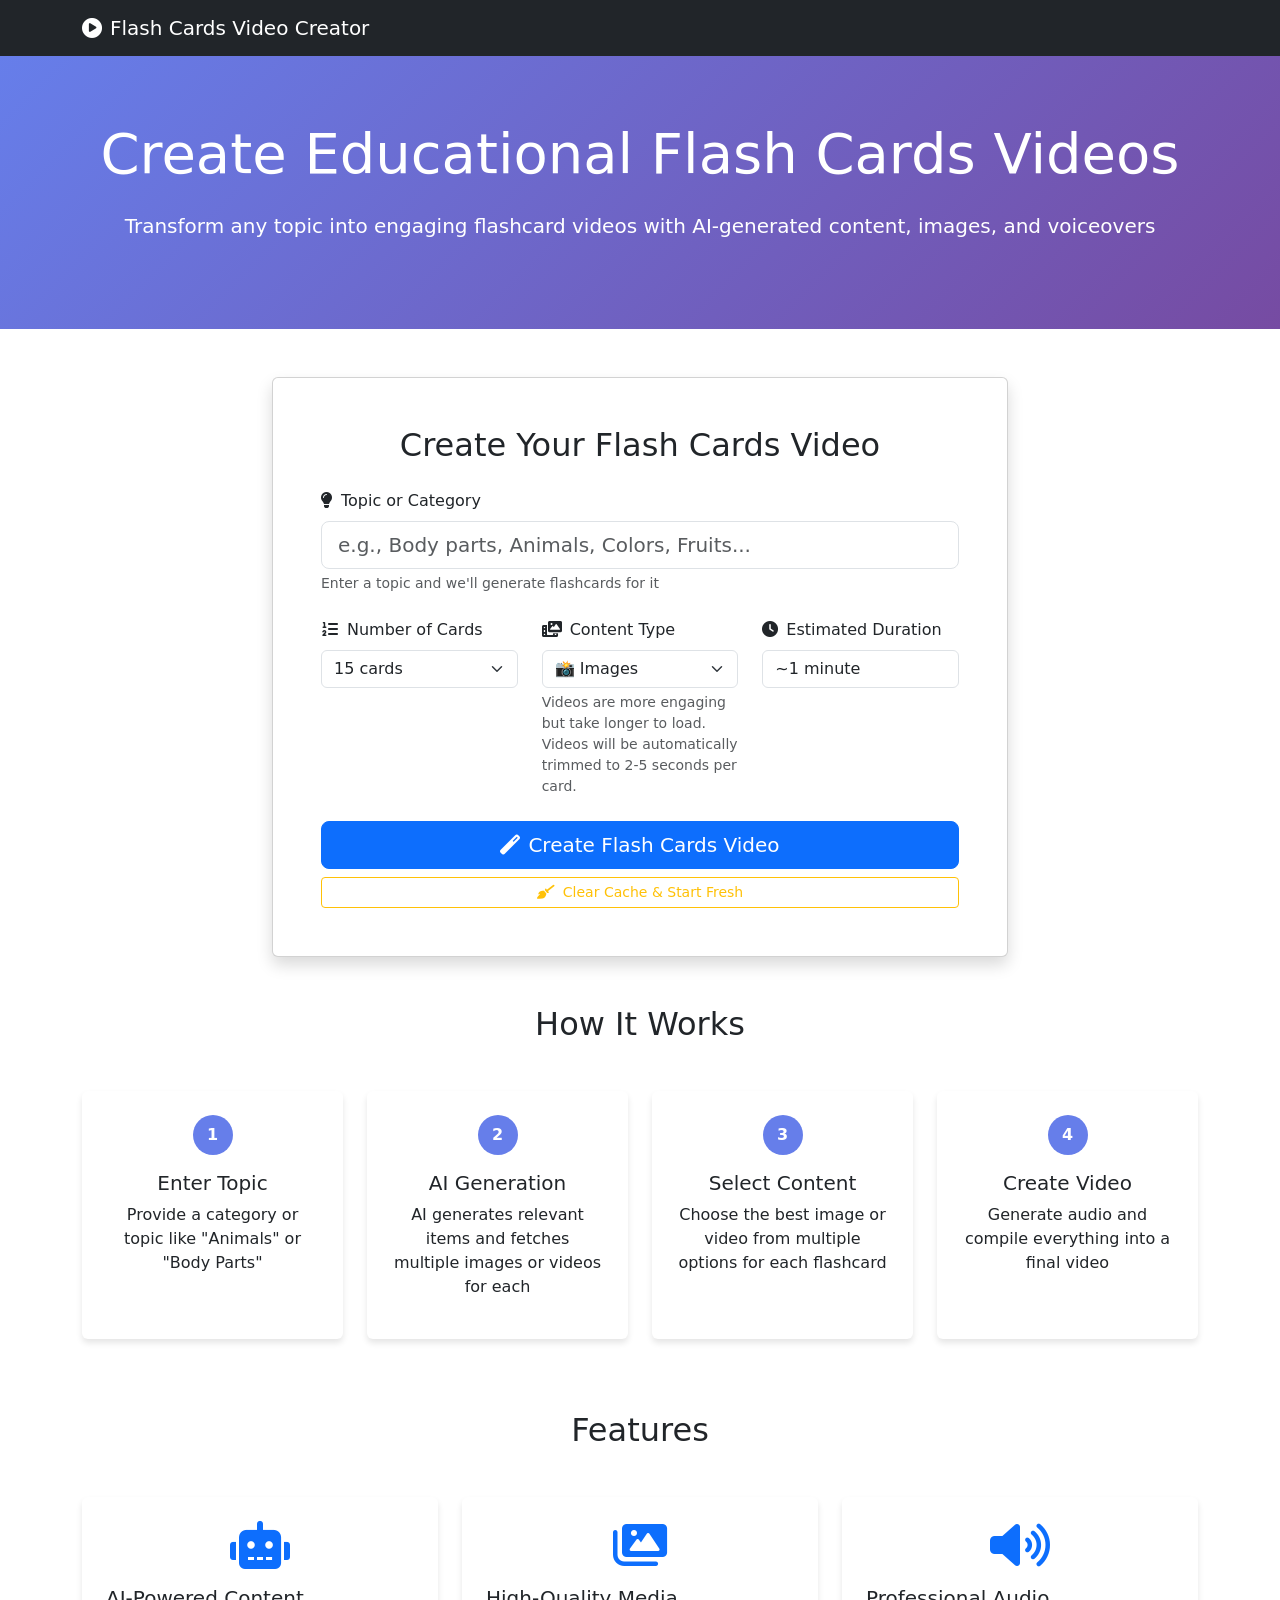
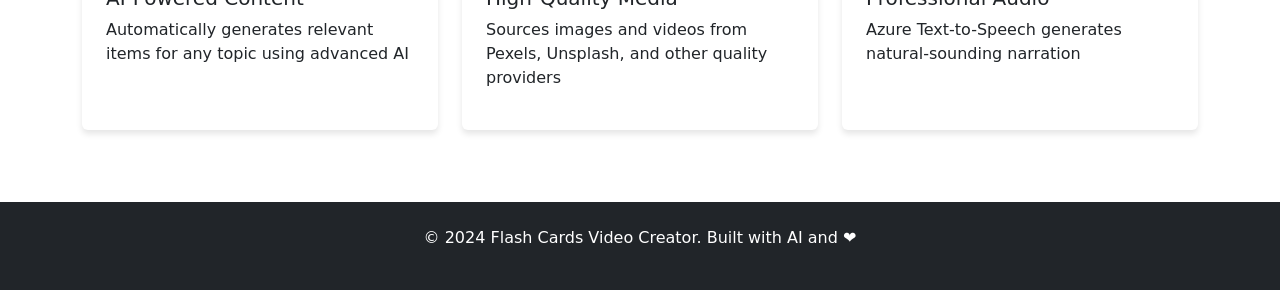
<file: templates/index.html>
<!DOCTYPE html>
<html lang="en">
<head>
    <meta charset="UTF-8">
    <meta name="viewport" content="width=device-width, initial-scale=1.0">
    <title>Flash Cards Video Creator</title>
    <link href="https://cdnjs.cloudflare.com/ajax/libs/bootstrap/5.1.3/css/bootstrap.min.css" rel="stylesheet">
    <link href="https://cdnjs.cloudflare.com/ajax/libs/font-awesome/6.0.0/css/all.min.css" rel="stylesheet">
    <style>
        .hero-section {
            background: linear-gradient(135deg, #667eea 0%, #764ba2 100%);
            color: white;
            padding: 4rem 0;
        }
        .feature-card {
            transition: transform 0.3s ease;
            border: none;
            box-shadow: 0 4px 6px rgba(0, 0, 0, 0.1);
        }
        .feature-card:hover {
            transform: translateY(-5px);
        }
        .step-number {
            background: #667eea;
            color: white;
            width: 40px;
            height: 40px;
            border-radius: 50%;
            display: flex;
            align-items: center;
            justify-content: center;
            font-weight: bold;
        }
        .loading-spinner {
            display: none;
        }
        .progress-container {
            display: none;
            margin-top: 2rem;
        }
    </style>
</head>
<body>
    <nav class="navbar navbar-expand-lg navbar-dark bg-dark">
        <div class="container">
            <a class="navbar-brand" href="#">
                <i class="fas fa-play-circle me-2"></i>Flash Cards Video Creator
            </a>
        </div>
    </nav>

    <div class="hero-section">
        <div class="container text-center">
            <h1 class="display-4 mb-4">Create Educational Flash Cards Videos</h1>
            <p class="lead mb-4">Transform any topic into engaging flashcard videos with AI-generated content, images, and voiceovers</p>
        </div>
    </div>

    <div class="container my-5">
        <!-- Main Form -->
        <div class="row justify-content-center">
            <div class="col-lg-8">
                <div class="card shadow">
                    <div class="card-body p-5">
                        <h2 class="text-center mb-4">Create Your Flash Cards Video</h2>
                        
                        <form id="flashcardForm">
                            <div class="mb-4">
                                <label for="prompt" class="form-label">
                                    <i class="fas fa-lightbulb me-2"></i>Topic or Category
                                </label>
                                <input type="text" class="form-control form-control-lg" id="prompt" 
                                       placeholder="e.g., Body parts, Animals, Colors, Fruits..." required>
                                <div class="form-text">Enter a topic and we'll generate flashcards for it</div>
                            </div>

                            <div class="row">
                                <div class="col-md-4">
                                    <div class="mb-4">
                                        <label for="maxItems" class="form-label">
                                            <i class="fas fa-list-ol me-2"></i>Number of Cards
                                        </label>
                                        <select class="form-select" id="maxItems">
                                            <option value="10">10 cards</option>
                                            <option value="15" selected>15 cards</option>
                                            <option value="20">20 cards</option>
                                            <option value="25">25 cards</option>
                                            <option value="30">30 cards</option>
                                        </select>
                                    </div>
                                </div>
                                <div class="col-md-4">
                                    <div class="mb-4">
                                        <label for="contentType" class="form-label">
                                            <i class="fas fa-photo-video me-2"></i>Content Type
                                        </label>
                                        <select class="form-select" id="contentType">
                                            <option value="image" selected>📸 Images</option>
                                            <option value="video">🎥 Short Videos</option>
                                        </select>
                                        <div class="form-text">Videos are more engaging but take longer to load. Videos will be automatically trimmed to 2-5 seconds per card.</div>
                                    </div>
                                </div>
                                <div class="col-md-4">
                                    <div class="mb-4">
                                        <label for="videoDuration" class="form-label">
                                            <i class="fas fa-clock me-2"></i>Estimated Duration
                                        </label>
                                        <input type="text" class="form-control" id="videoDuration" readonly 
                                               value="~1 minute">
                                    </div>
                                </div>
                            </div>

                            <div class="d-grid gap-2">
                                <button type="submit" class="btn btn-primary btn-lg">
                                    <i class="fas fa-magic me-2"></i>Create Flash Cards Video
                                </button>
                                <button type="button" class="btn btn-outline-warning btn-sm" onclick="clearCache()">
                                    <i class="fas fa-broom me-2"></i>Clear Cache & Start Fresh
                                </button>
                            </div>
                        </form>

                        <!-- Loading Spinner -->
                        <div class="loading-spinner text-center">
                            <div class="spinner-border text-primary" role="status">
                                <span class="visually-hidden">Loading...</span>
                            </div>
                            <p class="mt-3">Generating your flashcards...</p>
                        </div>

                        <!-- Progress Container -->
                        <div class="progress-container">
                            <h4>Progress</h4>
                            <div class="progress mb-3">
                                <div class="progress-bar" role="progressbar" style="width: 0%"></div>
                            </div>
                            <div id="progressText">Starting...</div>
                        </div>
                    </div>
                </div>
            </div>
        </div>

        <!-- How it Works Section -->
        <div class="row mt-5">
            <div class="col-12">
                <h2 class="text-center mb-5">How It Works</h2>
            </div>
        </div>

        <div class="row">
            <div class="col-md-3 mb-4">
                <div class="card feature-card h-100 text-center p-4">
                    <div class="step-number mx-auto mb-3">1</div>
                    <h5>Enter Topic</h5>
                    <p>Provide a category or topic like "Animals" or "Body Parts"</p>
                </div>
            </div>
            <div class="col-md-3 mb-4">
                <div class="card feature-card h-100 text-center p-4">
                    <div class="step-number mx-auto mb-3">2</div>
                    <h5>AI Generation</h5>
                    <p>AI generates relevant items and fetches multiple images or videos for each</p>
                </div>
            </div>
            <div class="col-md-3 mb-4">
                <div class="card feature-card h-100 text-center p-4">
                    <div class="step-number mx-auto mb-3">3</div>
                    <h5>Select Content</h5>
                    <p>Choose the best image or video from multiple options for each flashcard</p>
                </div>
            </div>
            <div class="col-md-3 mb-4">
                <div class="card feature-card h-100 text-center p-4">
                    <div class="step-number mx-auto mb-3">4</div>
                    <h5>Create Video</h5>
                    <p>Generate audio and compile everything into a final video</p>
                </div>
            </div>
        </div>

        <!-- Features Section -->
        <div class="row mt-5">
            <div class="col-12">
                <h2 class="text-center mb-5">Features</h2>
            </div>
        </div>

        <div class="row">
            <div class="col-md-4 mb-4">
                <div class="card feature-card h-100 p-4">
                    <div class="text-center mb-3">
                        <i class="fas fa-robot fa-3x text-primary"></i>
                    </div>
                    <h5>AI-Powered Content</h5>
                    <p>Automatically generates relevant items for any topic using advanced AI</p>
                </div>
            </div>
            <div class="col-md-4 mb-4">
                <div class="card feature-card h-100 p-4">
                    <div class="text-center mb-3">
                        <i class="fas fa-images fa-3x text-primary"></i>
                    </div>
                    <h5>High-Quality Media</h5>
                    <p>Sources images and videos from Pexels, Unsplash, and other quality providers</p>
                </div>
            </div>
            <div class="col-md-4 mb-4">
                <div class="card feature-card h-100 p-4">
                    <div class="text-center mb-3">
                        <i class="fas fa-volume-up fa-3x text-primary"></i>
                    </div>
                    <h5>Professional Audio</h5>
                    <p>Azure Text-to-Speech generates natural-sounding narration</p>
                </div>
            </div>
        </div>
    </div>

    <footer class="bg-dark text-white text-center py-4 mt-5">
        <div class="container">
            <p>&copy; 2024 Flash Cards Video Creator. Built with AI and ❤️</p>
        </div>
    </footer>

    <script src="https://cdnjs.cloudflare.com/ajax/libs/bootstrap/5.1.3/js/bootstrap.bundle.min.js"></script>
    <script>
        document.getElementById('flashcardForm').addEventListener('submit', async function(e) {
            e.preventDefault();
            
            const formData = new FormData(e.target);
            const prompt = document.getElementById('prompt').value;
            const maxItems = parseInt(document.getElementById('maxItems').value);
            const contentType = document.getElementById('contentType').value;
            
            // Show loading spinner
            document.querySelector('.loading-spinner').style.display = 'block';
            e.target.style.display = 'none';
            
            try {
                // Step 1: Create flashcards
                updateProgress(10, 'Generating flashcard items...');
                const response = await fetch('/create_flashcards', {
                    method: 'POST',
                    headers: {
                        'Content-Type': 'application/json',
                    },
                    body: JSON.stringify({
                        prompt: prompt,
                        max_items: maxItems,
                        content_type: contentType
                    })
                });
                
                const data = await response.json();
                
                if (data.error) {
                    throw new Error(data.error);
                }
                
                // Step 2: Fetch content (images or videos)
                const contentLabel = contentType === 'video' ? 'videos' : 'images';
                updateProgress(30, `Fetching ${contentLabel} for each item...`);
                const imagesResponse = await fetch(`/fetch_images/${data.session_id}`);
                const imagesData = await imagesResponse.json();
                
                if (imagesData.error) {
                    throw new Error(imagesData.error);
                }
                
                updateProgress(50, `${contentLabel.charAt(0).toUpperCase() + contentLabel.slice(1)} ready! Redirecting to selection...`);
                
                // Redirect to image selection
                setTimeout(() => {
                    window.location.href = `/select_images?session_id=${data.session_id}`;
                }, 1000);
                
            } catch (error) {
                alert('Error: ' + error.message);
                document.querySelector('.loading-spinner').style.display = 'none';
                e.target.style.display = 'block';
            }
        });

        function updateProgress(percent, text) {
            document.querySelector('.progress-container').style.display = 'block';
            document.querySelector('.progress-bar').style.width = percent + '%';
            document.getElementById('progressText').textContent = text;
        }

        // Clear cache function
        async function clearCache() {
            if (confirm('This will clear the image cache to fix any caching issues. Are you sure?')) {
                try {
                    const loadingBtn = event.target;
                    const originalText = loadingBtn.innerHTML;
                    loadingBtn.innerHTML = '<i class="fas fa-spinner fa-spin me-2"></i>Clearing...';
                    loadingBtn.disabled = true;
                    
                    const response = await fetch('/clear_cache', { method: 'POST' });
                    const data = await response.json();
                    
                    if (data.success) {
                        alert('Cache cleared successfully! You can now create a new video with fresh images.');
                    } else {
                        alert('Error clearing cache: ' + data.error);
                    }
                    
                    loadingBtn.innerHTML = originalText;
                    loadingBtn.disabled = false;
                } catch (error) {
                    alert('Error: ' + error.message);
                    loadingBtn.innerHTML = originalText;
                    loadingBtn.disabled = false;
                }
            }
        }

        // Update estimated duration based on number of cards
        document.getElementById('maxItems').addEventListener('change', function() {
            const items = parseInt(this.value);
            const duration = Math.ceil(items * 4 / 60); // 4 seconds per item
            document.getElementById('videoDuration').value = `~${duration} minute${duration > 1 ? 's' : ''}`;
        });
    </script>
</body>
</html>
</file>
